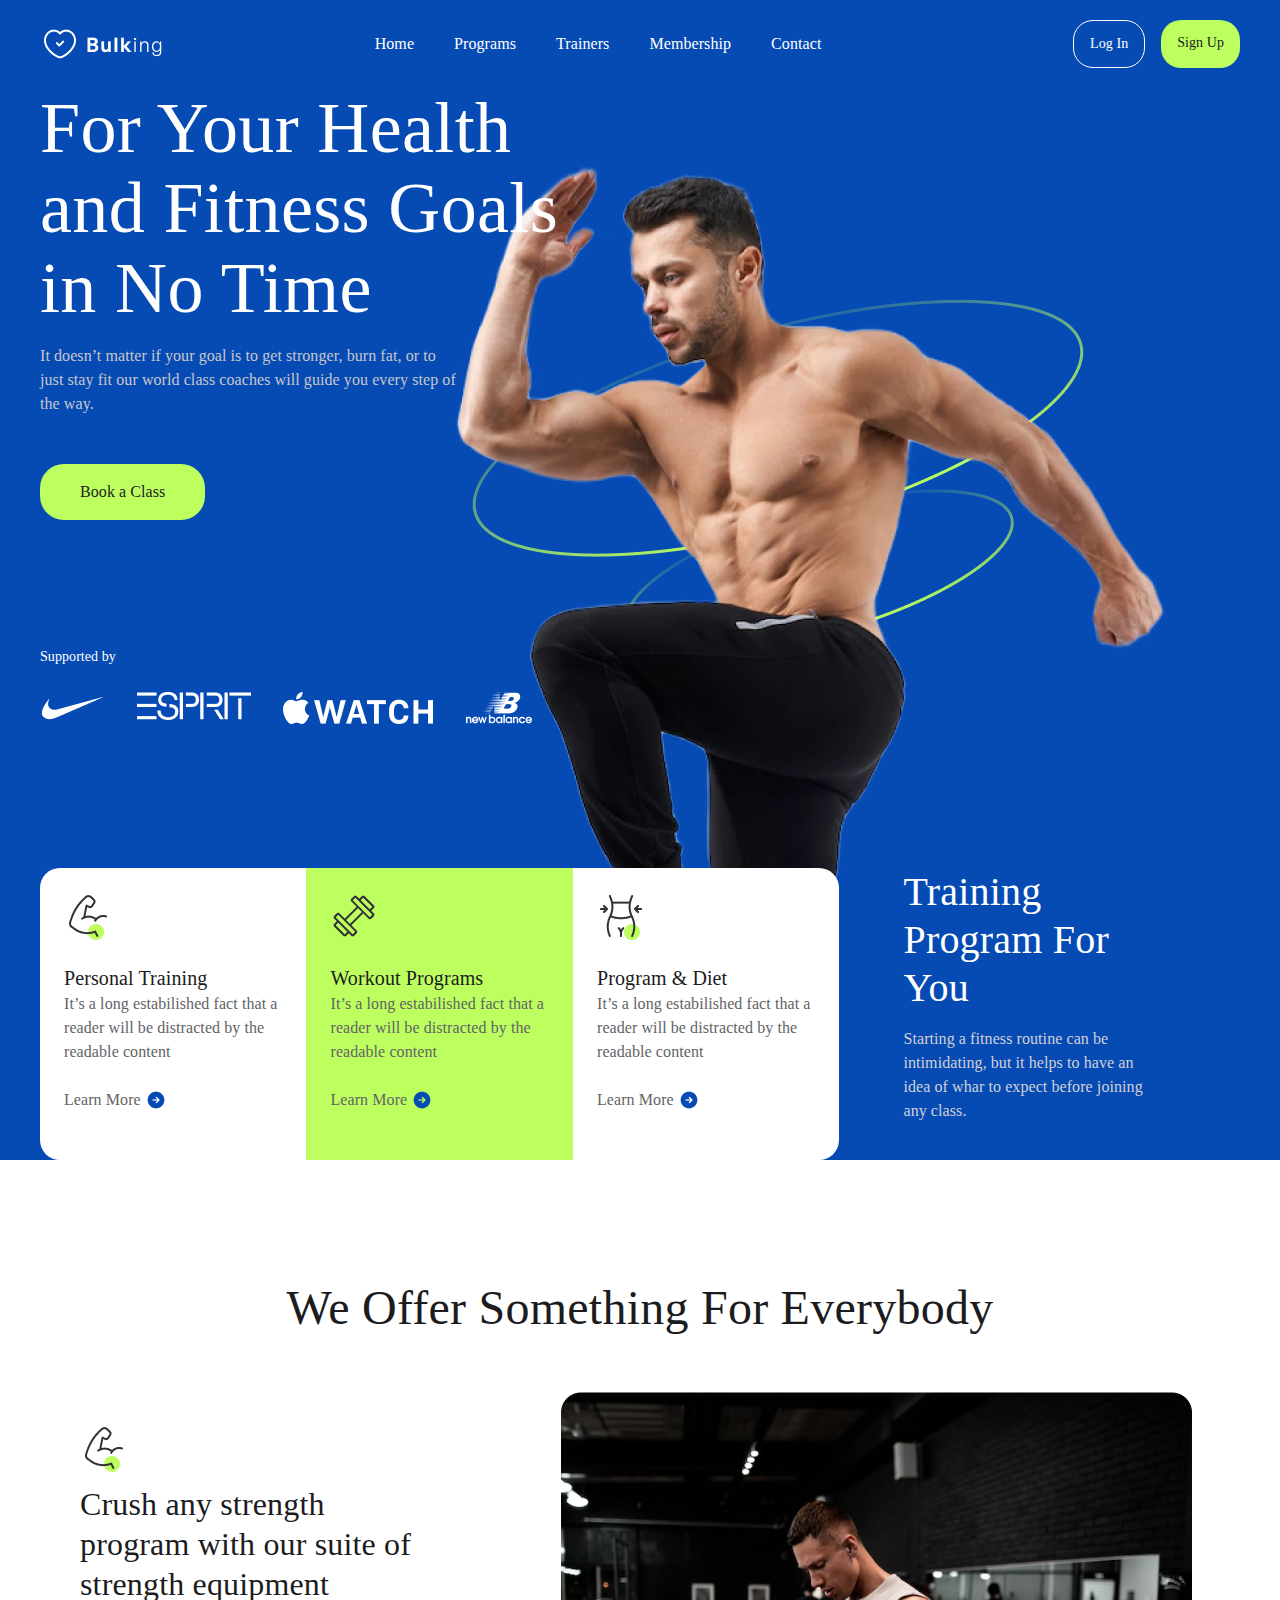
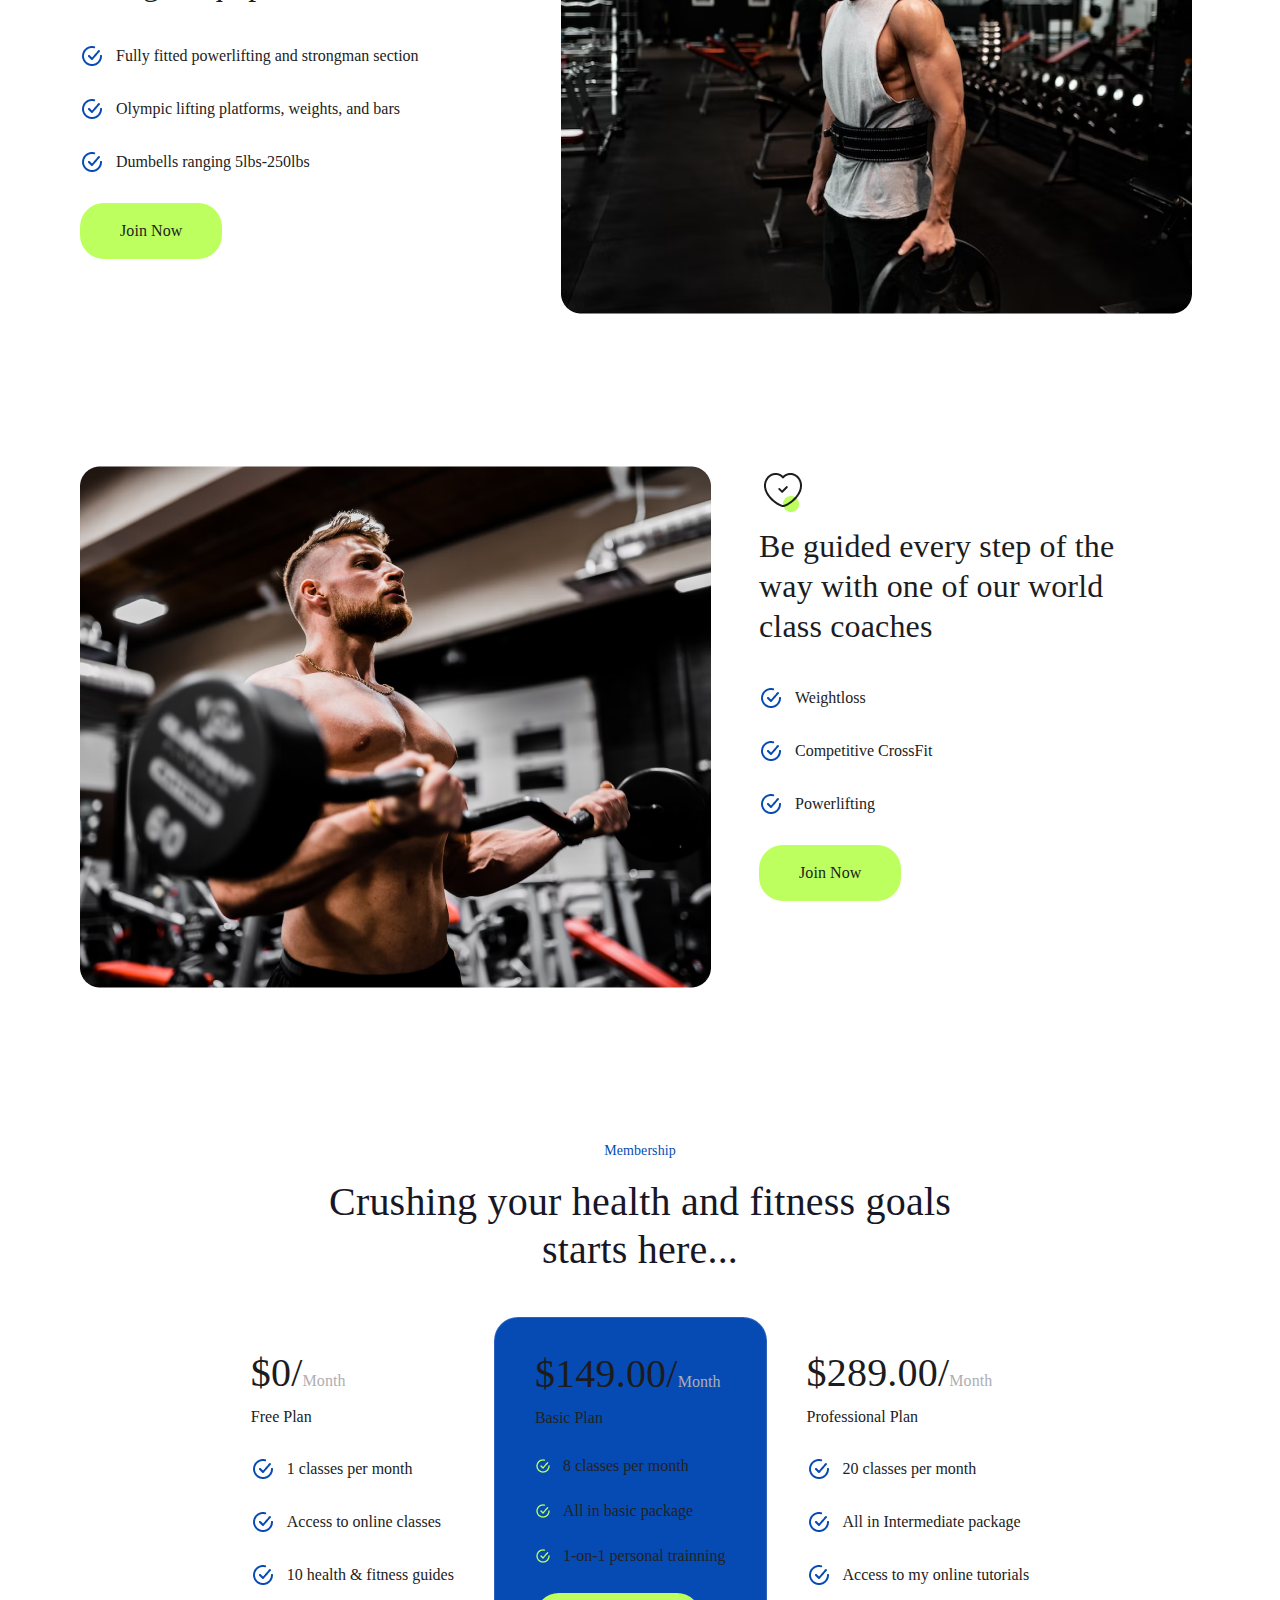
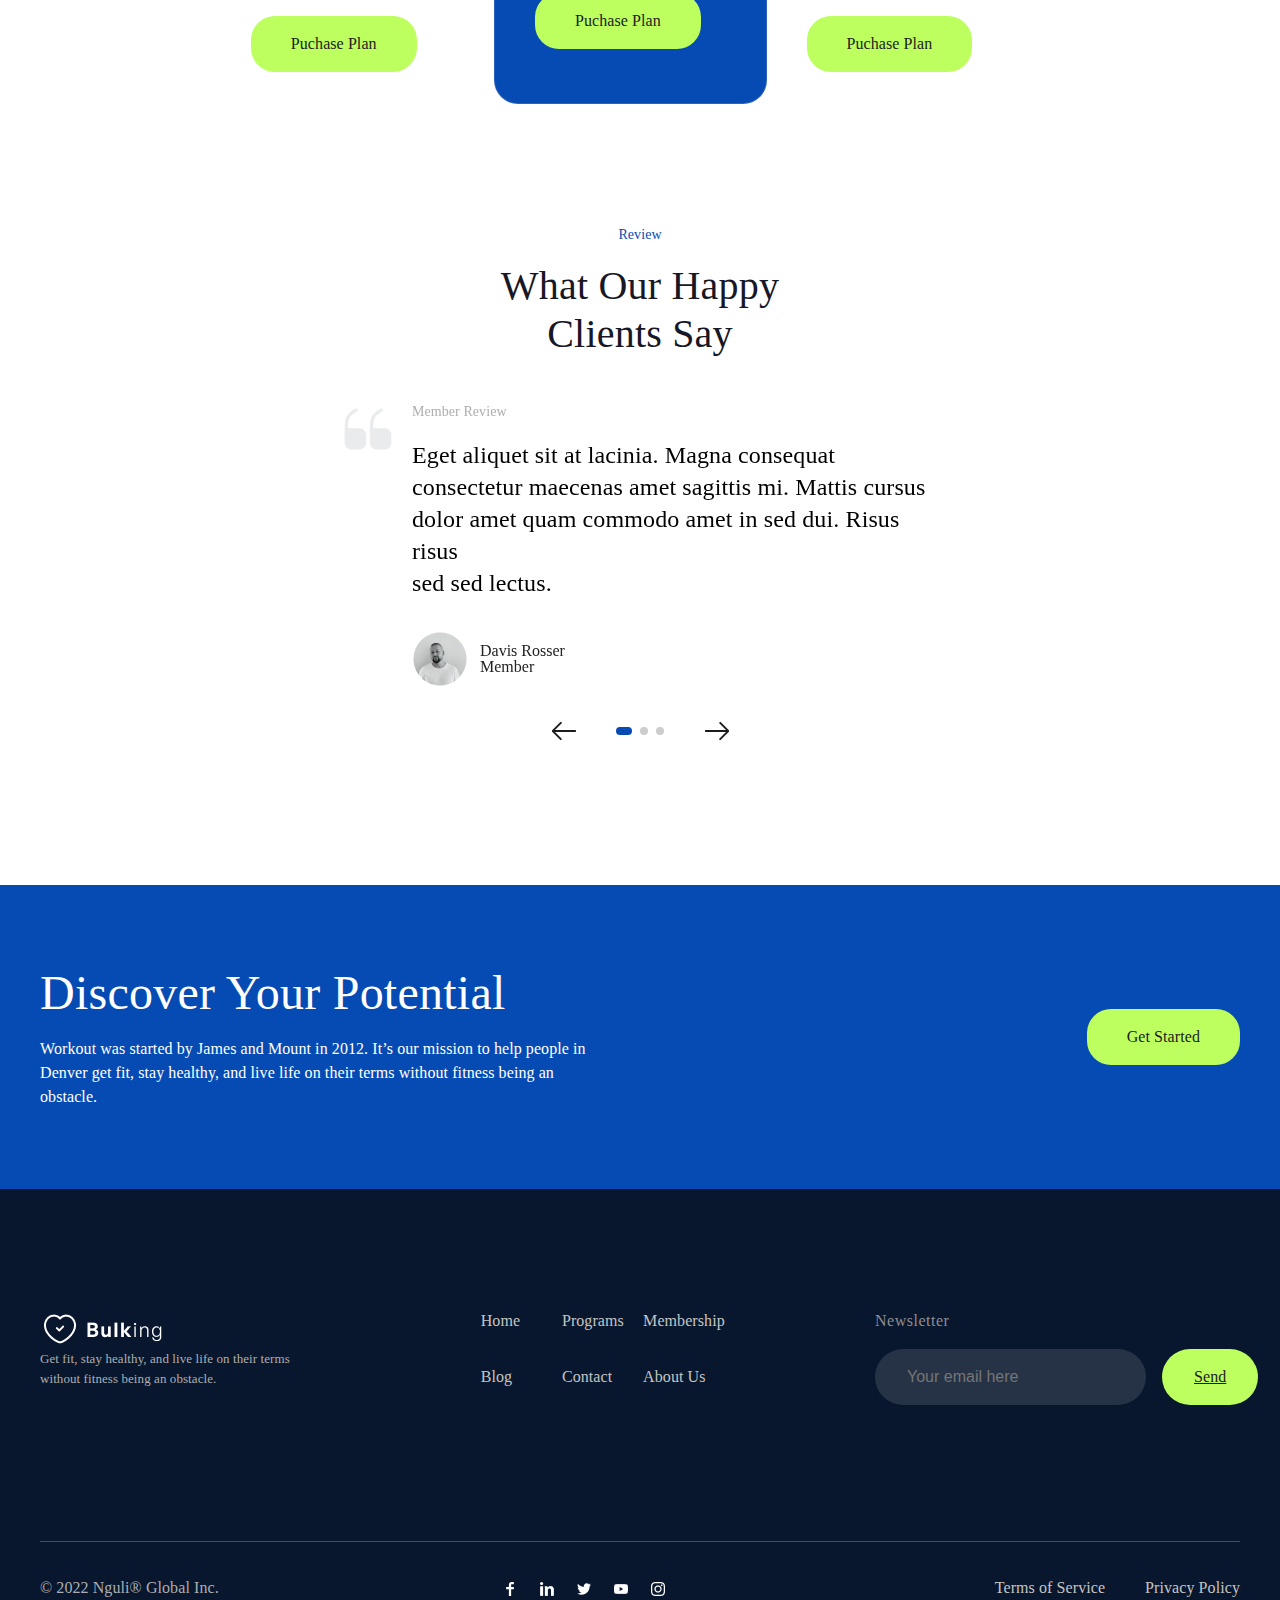
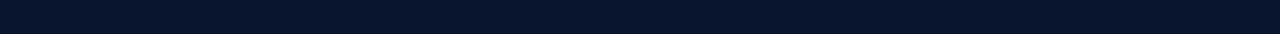
<file: index.html>
<!DOCTYPE html>
<html lang="en">
<head>
    <meta charset="UTF-8">
    <meta name="viewport" content="width=device-width, initial-scale=1.0">
    <title>Document</title>
    <link rel="stylesheet" href="css/style.css">
    <link
       rel="stylesheet"
       href="https://cdn.jsdelivr.net/npm/swiper@10/swiper-bundle.min.css"
     />

</head>
<body>
<div class="header">
    <div class="header__top">
        <div class="container">
            <div class="header__top-inner">
                <div class="header__logo">
                    <a href="/"><img src="images/Logo.png"></a>
                </div>
                <div class="header__menu">

                    <ul>
                        <li><a href="#">Home</a>
                           </li>
                        <li><a href="#">Programs</a></li>
                        <li><a href="#">Trainers</a></li>
                        <li><a href="#">Membership</a></li>
                        <li><a href="#">Contact</a></li>

                    </ul>

                </div>
                <div class="header__button">
                    <a href="#">Log In</a>
                    <a href="#">Sign Up</a>
                </div>
            </div>
        </div>
    </div>
    <div class="header__main">
     <div class="container">
      <div class="header__info-left">
        <div class="header__image">
            <img src="images/man.png">
            <div class="man-info">
                <img src="images/meninfobic.png">
                <span>Muscle Rate</span>
                <p>2.861</p>
            </div>
            <div>
                <img src="images/health.png">
                <span>Heart Rate</span>
                <p>9281 bpm</p>
            </div>
           
        </div>
        <div class="header__info">
            <h1>For Your Health<br>
                 and Fitness Goals<br>
                  in No Time</h1>
                  <p>It doesn’t matter if your goal is to get stronger, burn fat, or to <br>
                    just stay fit our world class coaches will guide you every step of<br>
                     the way.</p>
                     <a href="#">Book a Class</a>
                     
                     <ul>
                        <li>Supported by</li>
                     </ul>
                     
                     <ul>
                        <li><img src="images/nike-4 1.png"></li>
                        <li><img src="images/esprit-1 1.png"></li>
                        <li><img src="images/apple-watch 1.png"></li>
                        <li><img src="images/new-balance-2 1.png"></li>
                     </ul>
                    
        </div>
      </div>

      <div class="header-buttom">
        <div class="program__list">
            <div class="program__listone">
                <img src="images/fitness-biceps.png">
                <h3>Personal Training</h3>
                <p>It’s a long estabilished fact that a<br>
                     reader will be distracted by the<br>
                      readable content</p>
                      <div class="program_info">
                        <p>Learn More</p>
                        <img src="images/arrow-right.png">
                      </div>
            </div>

            <div class="program__listone">
                <img src="images/dumbbell.png">
                <h3>Workout Programs</h3>
                <p>It’s a long estabilished fact that a<br>
                     reader will be distracted by the<br>
                      readable content</p>
                      <div class="program_info">
                        <p>Learn More</p>
                        <img src="images/arrow-right.png">
                      </div>
            </div>

            <div class="program__listone">
                <img src="images/slim-waist.png">
                <h3>Program & Diet</h3>
                <p>It’s a long estabilished fact that a<br>
                     reader will be distracted by the<br>
                      readable content</p>
                      <div class="program_info">
                        <p>Learn More</p>
                        <img src="images/arrow-right.png">
                      </div>
            </div>
         </div>

          <div class="header-buttom__info">
           <h2>Training<br> Program For<br> You</h2>
           <p>Starting a fitness routine can be<br>
             intimidating, but it helps to have an<br>
              idea of whar to expect before joining<br>
             any class.</p>
        </div>
      </div>
        <div class="header__image"></div>
     </div>
    </div>
</div>


<div class="offers_blog">
    <div class="container">
        <div class="offers-header">
            <h2>We offer something for everybody</h2>
        </div>
        <div class="offers_one"> 
            <div class="offers_main">
                <div class="offers_info">
                    <img src="images/fitness-biceps.png">
                   <h4>Crush any strength<br>
                     program with our suite of<br>
                      strength equipment
                    </h4>
                    <ul>
                        <li>
                            <img src="images/checkmark-circle-outline 1.png">
                            <p>Fully fitted powerlifting and strongman section</p>
                        </li>
                        <li>
                            <img src="images/checkmark-circle-outline 1.png">
                            <p>Olympic lifting platforms, weights, and bars</p>
                        </li>
                        <li>
                            <img src="images/checkmark-circle-outline 1.png">
                            <p>Dumbells ranging 5lbs-250lbs</p>
                        </li>
                    </ul>
                   <div class="offer_button"> <a href="#">Join Now</a></div>
                </div>
            </div>
            <div class="offers_img">
                <img src="images/offers1.png">
            </div>
        </div>

        <div class="offers_one"> 
            <div class="offers_main">
                <div class="offers_img">
                    <img src="images/offers2.png">
                </div>
                <div class="offers_info">
                    <img src="images/heart-checkmark.png">
                   <h4>
                    Be guided every step of the<br>
                     way with one of our world<br>
                      class coaches
                    </h4>
                    <ul>
                        <li>
                            <img src="images/checkmark-circle-outline 1.png">
                            <p>Weightloss</p>
                        </li>
                        <li>
                            <img src="images/checkmark-circle-outline 1.png">
                            <p>Competitive CrossFit</p>
                        </li>
                        <li>
                            <img src="images/checkmark-circle-outline 1.png">
                            <p>Powerlifting</p>
                        </li>
                    </ul>
                   <div class="offer_button"> <a href="#">Join Now</a></div>
                </div>
            </div>
           
        </div>
    </div>
</div>

<div class="membors_blog">
    <div class="container">
        <div class="memborship">
            <a href="#">Membership</a>
            <h2>Crushing your health and fitness goals<br>
                starts here...</h2>
        </div>
       
       <div class="price_blog">

     
        <div class="offers_one"> 
            <div class="offers_main">
              
                <div class="offers_info">
                   <h5>$0/<span>Month</span></h5>
                  <h6>Free Plan</h6>
                    <ul>
                        <li>
                            <img src="images/checkmark-circle-outline 1.png">
                            <p>1 classes per month</p>
                        </li>
                        <li>
                            <img src="images/checkmark-circle-outline 1.png">
                            <p>Access to online classes</p>
                        </li>
                        <li>
                            <img src="images/checkmark-circle-outline 1.png">
                            <p>10 health & fitness guides</p>
                        </li>
                    </ul>
                   <div class="offer_button"> <a href="#">Puchase Plan</a></div>
                </div>
            </div>
           
        </div>

        <div class="offers_one"> 
            <div class="offers_main">
              
                <div class="offers_info">
                   <h5>$149.00/<span>Month</span></h5>
                  <h6>Basic Plan</h6>
                    <ul>
                        <li>
                            <img src="images/checkmark-circle-outline 1 (1).png">
                            <p>8 classes per month</p>
                        </li>
                        <li>
                            <img src="images/checkmark-circle-outline 1 (1).png">
                            <p>All in basic package</p>
                        </li>
                        <li>
                            <img src="images/checkmark-circle-outline 1 (1).png">
                            <p>1-on-1 personal trainning</p>
                        </li>
                    </ul>
                   <div class="offer_button"> <a href="#">Puchase Plan</a></div>
                </div>
            </div>
           
        </div>

        <div class="offers_one"> 
            <div class="offers_main">
              
                <div class="offers_info">
                   <h5>$289.00/<span>Month</span></h5>
                  <h6>Professional Plan</h6>
                    <ul>
                        <li>
                            <img src="images/checkmark-circle-outline 1.png">
                            <p>20 classes per month</p>
                        </li>
                        <li>
                            <img src="images/checkmark-circle-outline 1.png">
                            <p>All in Intermediate package</p>
                        </li>
                        <li>
                            <img src="images/checkmark-circle-outline 1.png">
                            <p>Access to my online tutorials</p>
                        </li>
                    </ul>
                   <div class="offer_button"> <a href="#">Puchase Plan</a></div>
                </div>
            </div>
           
        </div>
        
       </div>
    </div>
</div>


  <div class="review">
    <div class="container">
        <div class="memborship">
            <a href="#">Review</a>
            <h2>
                What Our Happy <br>
                Clients Say
            </h2>
        </div>



   



        <div class="swiper">
            <!-- Additional required wrapper -->
            <div class="swiper-wrapper">
              <!-- Slides -->
              <div class="swiper-slide">
                <div class="review_info">
                    <div class="review-img">
                       <img src="images/quote-up.png">
                    </div>
                    <div class="review-slide">
                      <h5>Member Review</h5>
                      <p>Eget aliquet sit at lacinia. Magna consequat<br>
                         consectetur maecenas amet sagittis mi. Mattis cursus<br>
                         dolor amet quam commodo amet in sed dui. Risus risus<br>
                          sed sed lectus. </p>
                          <div class="review_inner">
                            <img src="images/Ellipse 1 (1).png">
                            <ul>
                                <li>Davis Rosser</li>
                                <li> Member</li>
                            </ul>
                          </div>
                    </div>
                </div>

              </div>
              <div class="swiper-slide">
                <div class="review_info">
                    <div class="review-img">
                       <img src="images/quote-up.png">
                    </div>
                    <div class="review-slide">
                      <h5>Member Review</h5>
                      <p>Eget aliquet sit at lacinia. Magna consequat<br>
                         consectetur maecenas amet sagittis mi. Mattis cursus<br>
                         dolor amet quam commodo amet in sed dui. Risus risus<br>
                          sed sed lectus. </p>
                          <div class="review_inner">
                            <img src="images/Ellipse 1 (1).png">
                            <ul>
                                <li>Davis Rosser</li>
                                <li> Member</li>
                            </ul>
                          </div>
                    </div>
                </div>
              </div>
              <div class="swiper-slide">
                <div class="review_info">
                    <div class="review-img">
                       <img src="images/quote-up.png">
                    </div>
                    <div class="review-slide">
                      <h5>Member Review</h5>
                      <p>Eget aliquet sit at lacinia. Magna consequat<br>
                         consectetur maecenas amet sagittis mi. Mattis cursus<br>
                         dolor amet quam commodo amet in sed dui. Risus risus<br>
                          sed sed lectus. </p>
                          <div class="review_inner">
                            <img src="images/Ellipse 1 (1).png">
                            <ul>
                                <li>Davis Rosser</li>
                                <li> Member</li>
                            </ul>
                          </div>
                    </div>
                </div>
              </div>
              
            </div>
            <!-- If we need pagination -->
            
          
            <!-- If we need navigation buttons -->
           
          
           
          </div>
          <div id="slider2" class="slider2">
            <div class="swiper-button-prev"></div>
            <div class="swiper-pagination"></div>
            <div class="swiper-button-next"></div>
          </div>


    </div>

  </div>

  <div class="footer">
    <div class="container">
        <div class="footer_top">
            <div class="footer_left">
                <h3>Discover Your Potential</h3>
                <p>Workout was started by James and Mount in 2012. It’s our mission to help people in<br>
                     Denver get fit, stay healthy, and live life on their terms without fitness being
                      an<br> obstacle.</p>
            </div>
            <div class="footer_right">
                <a href="#">Get Started</a>
            </div>
        </div>
    </div>
  </div>
  <div class="footer_end">
    <div class="container">
        <div class="content">
                <div class="footer__logo">
                  <div class="footer__logo1">  <a href="/"><img src="images/Logo.png"></a></div>
                    <div class="footer__logo2"><span>Get fit, stay healthy, and live life on their terms<br>
                        without fitness being an obstacle.</span></div>
                </div>
                <div class="footer__menu">

                    <ul>
                        <li><a href="#">Home</a></li>
                        <li><a href="#">Programs</a></li>
                        <li><a href="#">Membership</a></li>
                        <li><a href="#">Blog</a></li>
                        <li><a href="#">Contact</a></li>
                        <li><a href="#">About Us</a></li>

                    </ul>

                </div>
                <div class="footer__button">
                    <div class="footer__button1">
                      <span>Newsletter</span>
                    </div>
                    <div class="footer__button2">
                     <input type="text" placeholder="Your email here">
                      <a href="#">Send</a>
                    </div>
                </div>
        
            
        </div>

        <div class="partners">
            <div class="part1">
                <p>© 2022 Nguli® Global Inc.</p>
            </div>
            <div class="part2">
                  
                   <div class="images"> <img src="images/svg.png"></div>
                   <div class="images"> <img src="images/svg (1).png"></div>
                   <div class="images"> <img src="images/svg (2).png"></div>
                   <div class="images"> <img src="images/svg (3).png"></div>
                   <div class="images"> <img src="images/svg (4).png"></div>
                 
                 
            </div>
            <div class="part3">
                <p>Terms of Service</p>
                <p>Privacy Policy</p>
            </div>
        </div>
    </div>
  </div>
        

  <script src="https://cdn.jsdelivr.net/npm/swiper@10/swiper-bundle.min.js"></script>
    <script src="js/script.js"></script>
</body>
</html>
</file>
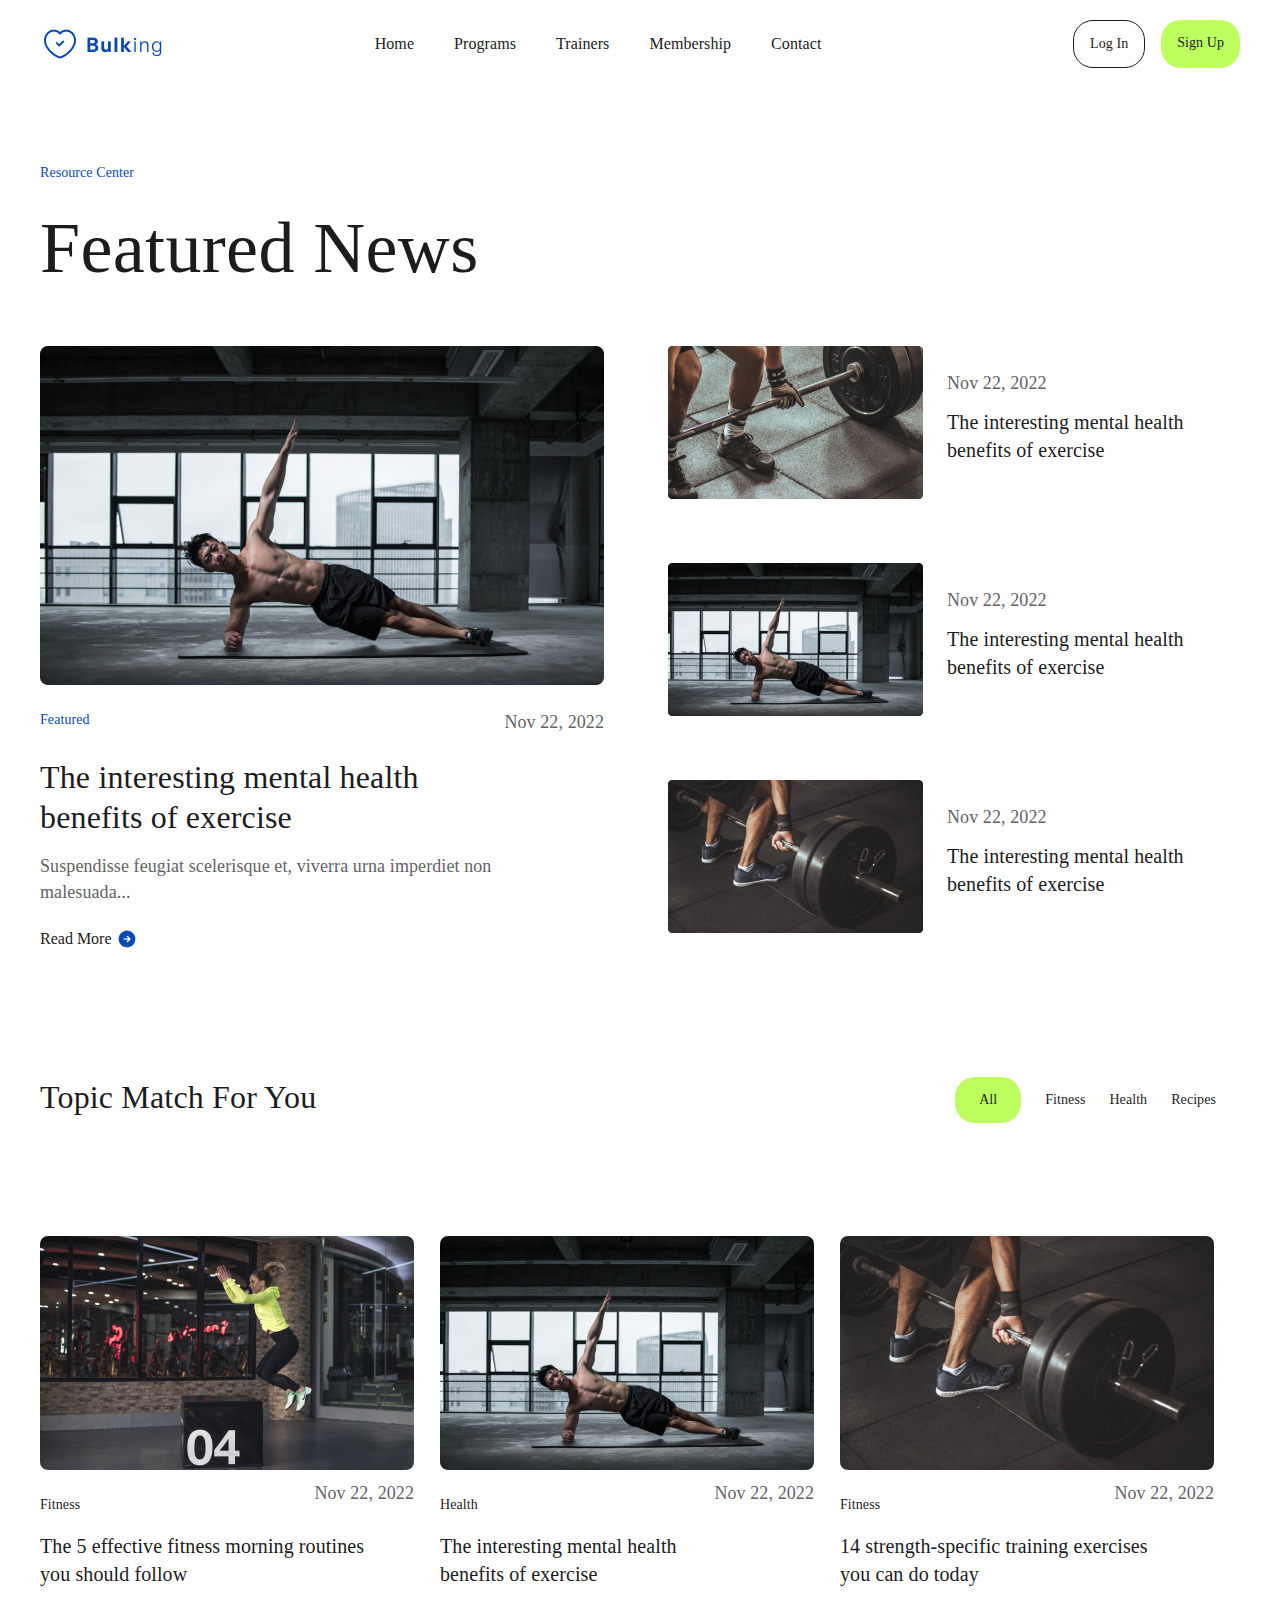
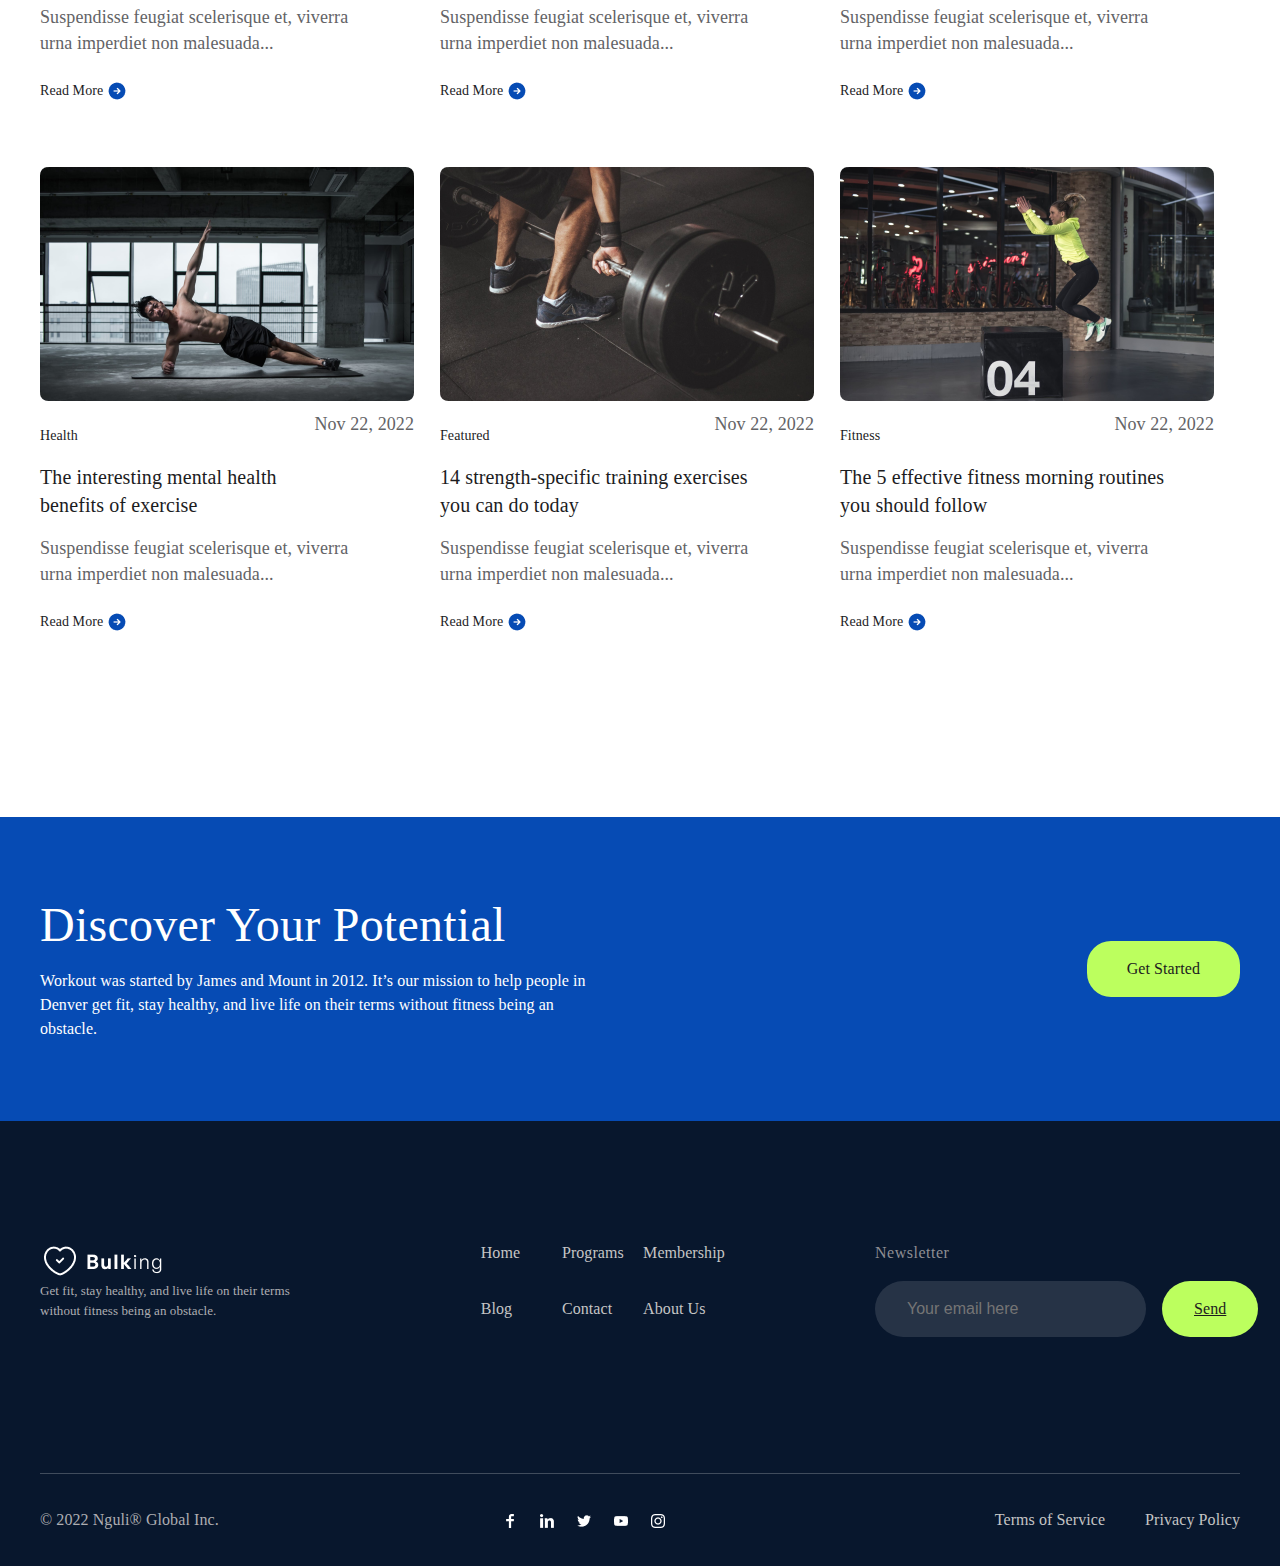
<file: blog.html>
<!DOCTYPE html>
<html lang="en">
<head>
    <meta charset="UTF-8">
    <meta name="viewport" content="width=device-width, initial-scale=1.0">
    <title>Document</title>
    <link rel="stylesheet" href="css/style.css">

</head>
<body>
<div class="header singl_header">
    <div class="header__top">
        <div class="container">
            <div class="header__top-inner">
                <div class="header__logo">
                    <a href="/"><img src="images/Logo (1).png"></a>
                </div>
                <div class="header__menu">

                    <ul>
                        <li><a href="#">Home</a>
                           </li>
                        <li><a href="#">Programs</a></li>
                        <li><a href="#">Trainers</a></li>
                        <li><a href="#">Membership</a></li>
                        <li><a href="#">Contact</a></li>

                    </ul>

                </div>
                <div class="header__button">
                    <a href="#">Log In</a>
                    <a href="#">Sign Up</a>
                </div>
            </div>
        </div>
    </div>

</div>
<div class="single_content">
    <div class="container">
        <div class="resource-f">
            <div class="resource">Resource Center</div>
            <div class="featur">Featured <span>News</span></div>
        </div>
        <div class="news-all">
            <div class="news-big">
                <img src="images/news1.png">
                <div class="featur_nov">
                    <p>Featured</p>
                    <span>Nov 22, 2022</span>
                </div>
                <div class="mental">The interesting mental health<br>
                     benefits of exercise
                </div>
                <div class="suspend">Suspendisse feugiat scelerisque et, viverra urna imperdiet non<br>
                     malesuada...
                </div>
                <div class="program_info">
                    <p>Read More</p>
                    <img src="images/arrow-right.png">
                  </div>
            </div>
            <div class="news-items">
                <div class="news_inner">
                    <div class="news_img">
                        <img src="images/news2.png">
                    </div>
                    <div class="news-info">
                        <p>Nov 22, 2022</p>
                        <span>The interesting mental health<br>
                             benefits of exercise
                            </span>

                    </div>
                </div>
                <div class="news_inner">
                    <div class="news_img">
                        <img src="images/news4.png">
                    </div>
                    <div class="news-info">
                        <p>Nov 22, 2022</p>
                        <span>The interesting mental health<br>
                             benefits of exercise
                            </span>

                    </div>
                </div>
                <div class="news_inner">
                    <div class="news_img">
                        <img src="images/news3.png">
                    </div>
                    <div class="news-info">
                        <p>Nov 22, 2022</p>
                        <span>The interesting mental health<br>
                             benefits of exercise
                            </span>
                    </div>
                </div>
            </div>
            </div>
        </div>
    </div>
</div>

<div class="topic">
    <div class="container">
        <div class="topic_info">
            <h3>Topic Match For You</h3>
            <ul>
                <li>All</li>
                <li>Fitness</li>
                <li>Health</li>
                <li>Recipes</li>
            </ul>
        </div>
        <div class="topic_main">


            <div class="news-big1">
                <img src="images/topic1.png">
                <div class="featur_nov1">
                    <p>Fitness</p>
                    <span>Nov 22, 2022</span>
                </div>
                <div class="topic5">
                    The 5 effective fitness morning routines<br> you should follow
                </div>
                <div class="suspend1">Suspendisse feugiat scelerisque et, viverra<br>
                     urna imperdiet non malesuada...
                </div>
                <div class="topic_infos">
                    <p>Read More</p>
                    <img src="images/arrow-right.png">
                  </div>
            </div>
            <div class="news-big1">
                <img src="images/topic2.png">
                <div class="featur_nov1">
                    <p>Health</p>
                    <span>Nov 22, 2022</span>
                </div>
                <div class="topic5">The interesting mental health<br>
                     benefits of exercise
                </div>
                <div class="suspend1">Suspendisse feugiat scelerisque et, viverra<br>
                     urna imperdiet non malesuada...
                </div>
                <div class="topic_infos">
                    <p>Read More</p>
                    <img src="images/arrow-right.png">
                  </div>
            </div>

            <div class="news-big1">
                <img src="images/topic3.png">
                <div class="featur_nov1">
                    <p>Fitness</p>
                    <span>Nov 22, 2022</span>
                </div>
                <div class="topic5">
                    14 strength-specific training exercises<br> you can do today
                </div>
                <div class="suspend1">Suspendisse feugiat scelerisque et, viverra<br>
                     urna imperdiet non malesuada...
                </div>
                <div class="topic_infos">
                    <p>Read More</p>
                    <img src="images/arrow-right.png">
                  </div>
            </div>
            <div class="news-big1">
                <img src="images/topic2.png">
                <div class="featur_nov1">
                    <p>Health</p>
                    <span>Nov 22, 2022</span>
                </div>
                <div class="topic5">The interesting mental health<br>
                     benefits of exercise
                </div>
                <div class="suspend1">Suspendisse feugiat scelerisque et, viverra<br>
                     urna imperdiet non malesuada...
                </div>
                <div class="topic_infos">
                    <p>Read More</p>
                    <img src="images/arrow-right.png">
                  </div>
            </div>
            <div class="news-big1">
                <img src="images/topic3.png">
                <div class="featur_nov1">
                    <p>Featured</p>
                    <span>Nov 22, 2022</span>
                </div>
                <div class="topic5">
                    14 strength-specific training exercises<br> you can do today
                </div>
                <div class="suspend1">Suspendisse feugiat scelerisque et, viverra<br>
                     urna imperdiet non malesuada...
                </div>
                <div class="topic_infos">
                    <p>Read More</p>
                    <img src="images/arrow-right.png">
                  </div>
            </div>
            <div class="news-big1">
                <img src="images/topic1.png">
                <div class="featur_nov1">
                    <p>Fitness</p>
                    <span>Nov 22, 2022</span>
                </div>
                <div class="topic5">
                    The 5 effective fitness morning routines<br> you should follow
                </div>
                <div class="suspend1">Suspendisse feugiat scelerisque et, viverra<br>
                     urna imperdiet non malesuada...
                </div>
                <div class="topic_infos">
                    <p>Read More</p>
                    <img src="images/arrow-right.png">
                  </div>
            </div>


        </div>
    </div>
</div>



<div class="footer">
    <div class="container">
        <div class="footer_top">
            <div class="footer_left">
                <h3>Discover Your Potential</h3>
                <p>Workout was started by James and Mount in 2012. It’s our mission to help people in<br>
                     Denver get fit, stay healthy, and live life on their terms without fitness being
                      an<br> obstacle.</p>
            </div>
            <div class="footer_right">
                <a href="#">Get Started</a>
            </div>
        </div>
    </div>
  </div>



  <div class="footer_end">
    <div class="container">
        <div class="content">
                <div class="footer__logo">
                  <div class="footer__logo1">  <a href="/"><img src="images/Logo.png"></a></div>
                    <div class="footer__logo2"><span>Get fit, stay healthy, and live life on their terms<br>
                        without fitness being an obstacle.</span></div>
                </div>
                <div class="footer__menu">
                    <ul>
                        <li><a href="#">Home</a></li>
                        <li><a href="#">Programs</a></li>
                        <li><a href="#">Membership</a></li>
                        <li><a href="#">Blog</a></li>
                        <li><a href="#">Contact</a></li>
                        <li><a href="#">About Us</a></li>
                    </ul>

                </div>
                <div class="footer__button">
                    <div class="footer__button1">
                      <span>Newsletter</span>
                    </div>
                    <div class="footer__button2">
                     <input type="text" placeholder="Your email here">
                      <a href="#">Send</a>
                    </div>
                </div>
        
            
        </div>

        <div class="partners">
            <div class="part1">
                <p>© 2022 Nguli® Global Inc.</p>
            </div>
            <div class="part2">
                  
                   <div class="images"> <img src="images/svg.png"></div>
                   <div class="images"> <img src="images/svg (1).png"></div>
                   <div class="images"> <img src="images/svg (2).png"></div>
                   <div class="images"> <img src="images/svg (3).png"></div>
                   <div class="images"> <img src="images/svg (4).png"></div>
                 
                 
            </div>
            <div class="part3">
                <p>Terms of Service</p>
                <p>Privacy Policy</p>
            </div>
        </div>
    </div>
  </div>


    

        

     
    <script src="js/script.js"></script>
</body>
</html>
</file>
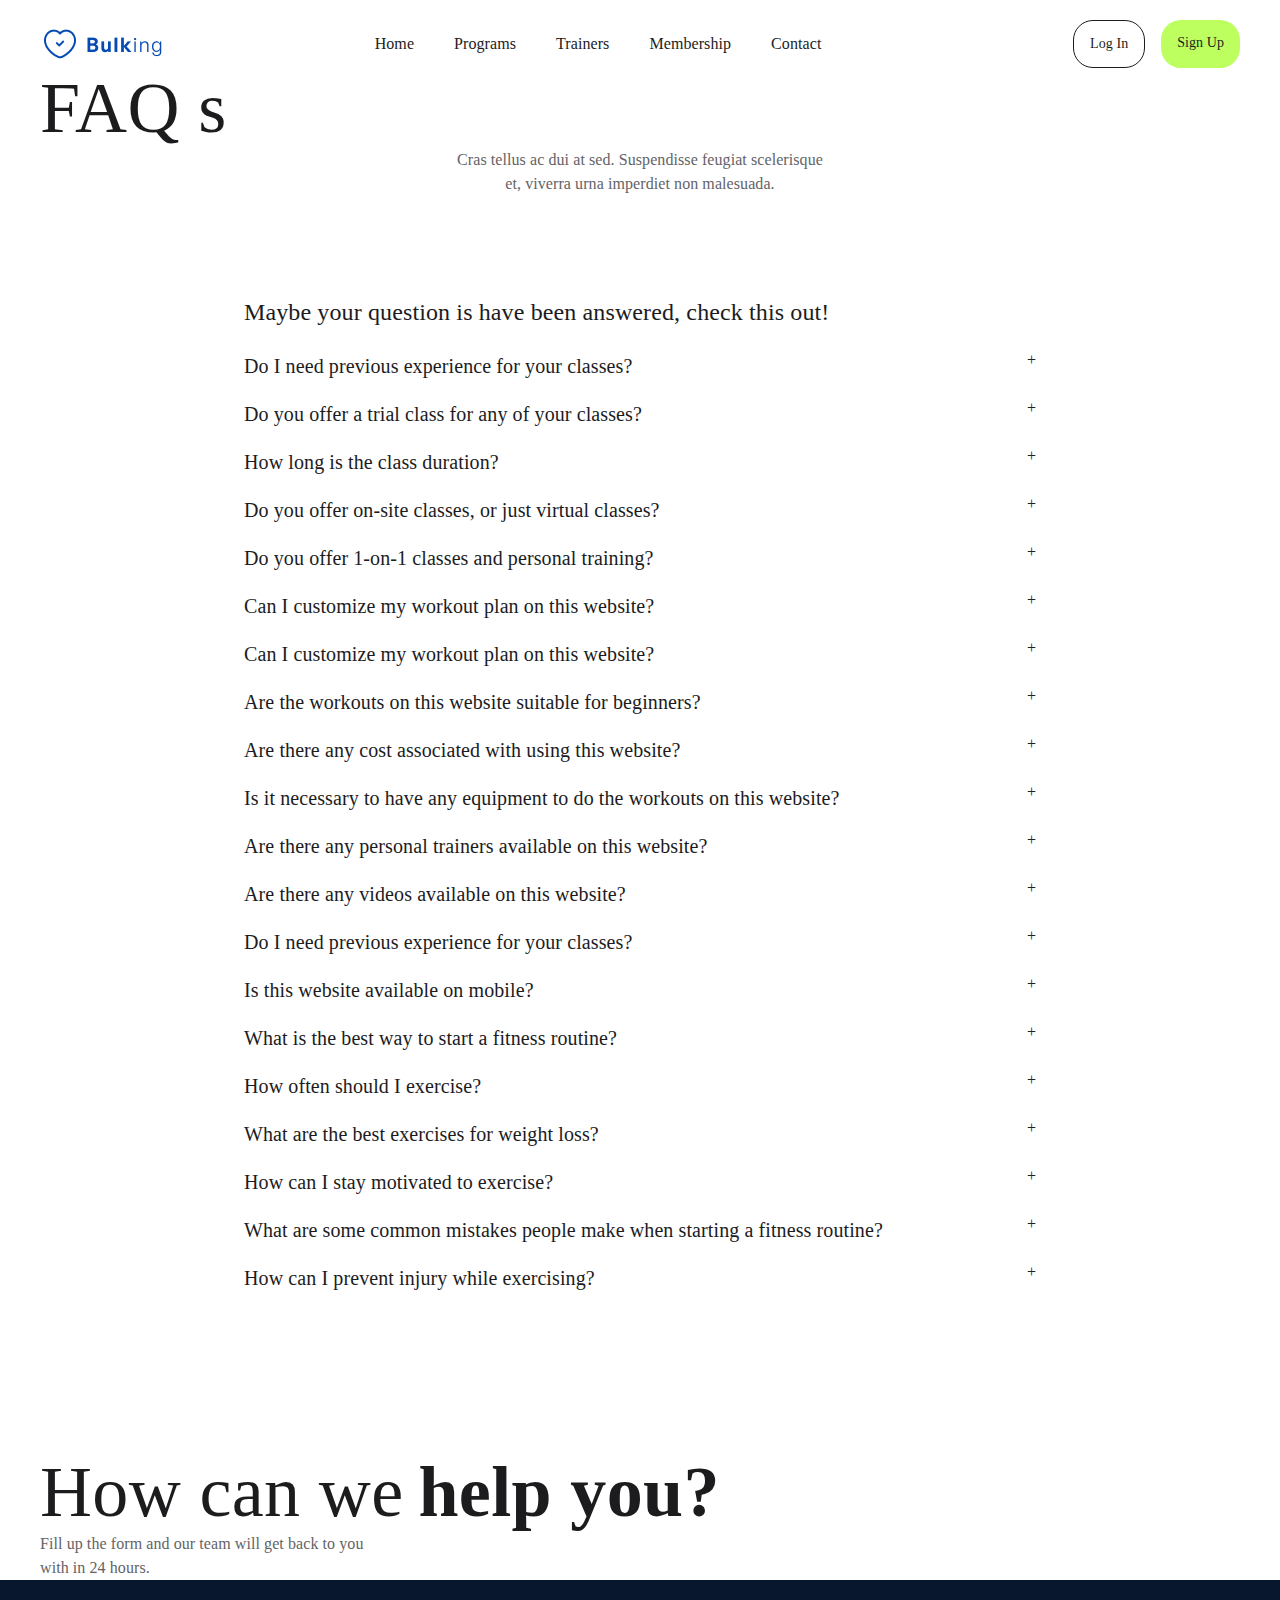
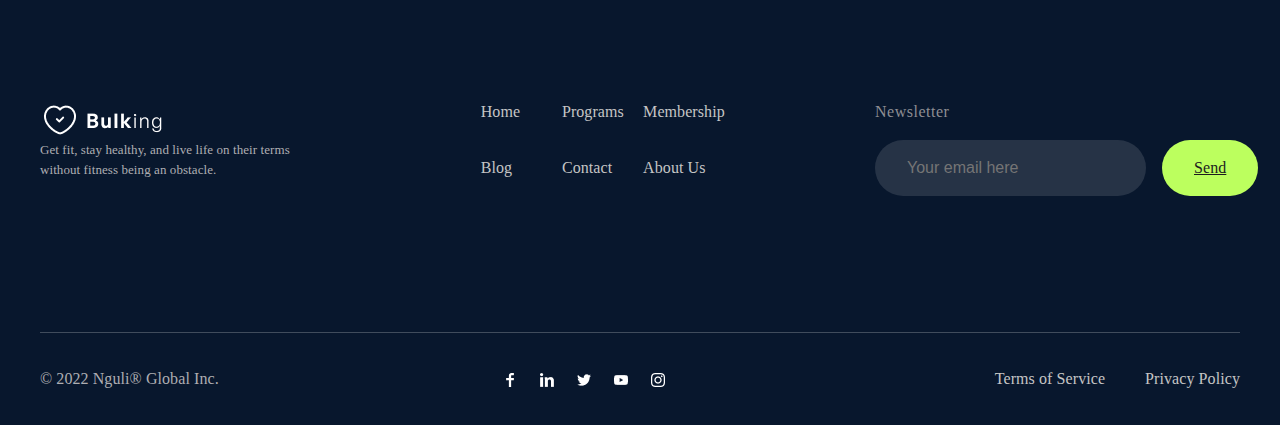
<file: faqs.html>
<!DOCTYPE html>
<html lang="en">
<head>
    <meta charset="UTF-8">
    <meta name="viewport" content="width=device-width, initial-scale=1.0">
    <title>Document</title>
    <link rel="stylesheet" href="css/style.css">

</head>
<body>
<div class="header singl_header">
    <div class="header__top">
        <div class="container">
            <div class="header__top-inner">
                <div class="header__logo">
                    <a href="/"><img src="images/Logo (1).png"></a>
                </div>
                <div class="header__menu">

                    <ul>
                        <li><a href="#">Home</a>
                           </li>
                        <li><a href="#">Programs</a></li>
                        <li><a href="#">Trainers</a></li>
                        <li><a href="#">Membership</a></li>
                        <li><a href="#">Contact</a></li>

                    </ul>

                </div>
                <div class="header__button">
                    <a href="#">Log In</a>
                    <a href="#">Sign Up</a>
                </div>
            </div>

    <div class="faq_top">
        <h1>FAQ <span>s</span></h1>
        <p>
            Cras tellus ac dui at sed. Suspendisse feugiat scelerisque<br>
             et, viverra urna imperdiet non malesuada.
        </p>
    </div>        

    <div class="faq_container ">
        <div class="faq_inner">
            <h2>
                Maybe your question is have been answered, check this out!
            </h2>
        </div>
        <div class="faq_item">
            
          <div class="question">
               <div>
                 Do I need previous experience for your classes?
                </div>
                <div>+</div>
          </div>
           <div class="answer">
             Convallis quis sem nulla ipsum sed enim quam ultricies vivamus. Dictum vehicula amet tristique imperdiet<br>
             . Aliquam nullam quis aenean arcu blandit non sit amet dui. 
            </div>
         </div>
         <div class="faq_item">
            
            <div class="question">
                 <div>
                    Do you offer a trial class for any of your classes?
                  </div>
                  <div>+</div>
            </div>
             <div class="answer">
               Convallis quis sem nulla ipsum sed enim quam ultricies vivamus. Dictum vehicula amet tristique imperdiet<br>
               . Aliquam nullam quis aenean arcu blandit non sit amet dui. 
              </div>
           </div>
           <div class="faq_item">
            
            <div class="question">
                 <div>
                    How long is the class duration?
                  </div>
                  <div>+</div>
            </div>
             <div class="answer">
               Convallis quis sem nulla ipsum sed enim quam ultricies vivamus. Dictum vehicula amet tristique imperdiet<br>
               . Aliquam nullam quis aenean arcu blandit non sit amet dui. 
              </div>
           </div>
           <div class="faq_item">
            
            <div class="question">
                 <div>
                    Do you offer on-site classes, or just virtual classes?
                  </div>
                  <div>+</div>
            </div>
             <div class="answer">
               Convallis quis sem nulla ipsum sed enim quam ultricies vivamus. Dictum vehicula amet tristique imperdiet<br>
               . Aliquam nullam quis aenean arcu blandit non sit amet dui. 
              </div>
           </div>
           <div class="faq_item">
            
            <div class="question">
                 <div>
                    Do you offer 1-on-1 classes and personal training?
                  </div>
                  <div>+</div>
            </div>
             <div class="answer">
               Convallis quis sem nulla ipsum sed enim quam ultricies vivamus. Dictum vehicula amet tristique imperdiet<br>
               . Aliquam nullam quis aenean arcu blandit non sit amet dui. 
              </div>
           </div>
           <div class="faq_item">
            
            <div class="question">
                 <div>
                    Can I customize my workout plan on this website?
                  </div>
                  <div>+</div>
            </div>
             <div class="answer">
               Convallis quis sem nulla ipsum sed enim quam ultricies vivamus. Dictum vehicula amet tristique imperdiet<br>
               . Aliquam nullam quis aenean arcu blandit non sit amet dui. 
              </div>
           </div>
           <div class="faq_item">
            
            <div class="question">
                 <div>
                    Can I customize my workout plan on this website?
                  </div>
                  <div>+</div>
            </div>
             <div class="answer">
               Convallis quis sem nulla ipsum sed enim quam ultricies vivamus. Dictum vehicula amet tristique imperdiet<br>
               . Aliquam nullam quis aenean arcu blandit non sit amet dui. 
              </div>
           </div>
           <div class="faq_item">
            
            <div class="question">
                 <div>
                    Are the workouts on this website suitable for beginners?
                  </div>
                  <div>+</div>
            </div>
             <div class="answer">
               Convallis quis sem nulla ipsum sed enim quam ultricies vivamus. Dictum vehicula amet tristique imperdiet<br>
               . Aliquam nullam quis aenean arcu blandit non sit amet dui. 
              </div>
           </div>
           <div class="faq_item">
            
            <div class="question">
                 <div>
                    Are there any cost associated with using this website?
                  </div>
                  <div>+</div>
            </div>
             <div class="answer">
               Convallis quis sem nulla ipsum sed enim quam ultricies vivamus. Dictum vehicula amet tristique imperdiet<br>
               . Aliquam nullam quis aenean arcu blandit non sit amet dui. 
              </div>
           </div>
           <div class="faq_item">
            
            <div class="question">
                 <div>
                    Is it necessary to have any equipment to do the workouts on this website?
                  </div>
                  <div>+</div>
            </div>
             <div class="answer">
               Convallis quis sem nulla ipsum sed enim quam ultricies vivamus. Dictum vehicula amet tristique imperdiet<br>
               . Aliquam nullam quis aenean arcu blandit non sit amet dui. 
              </div>
           </div>
           <div class="faq_item">
            
            <div class="question">
                 <div>
                    Are there any personal trainers available on this website?
                  </div>
                  <div>+</div>
            </div>
             <div class="answer">
               Convallis quis sem nulla ipsum sed enim quam ultricies vivamus. Dictum vehicula amet tristique imperdiet<br>
               . Aliquam nullam quis aenean arcu blandit non sit amet dui. 
              </div>
           </div>
           <div class="faq_item">
            
            <div class="question">
                 <div>
                    Are there any videos available on this website?
                  </div>
                  <div>+</div>
            </div>
             <div class="answer">
               Convallis quis sem nulla ipsum sed enim quam ultricies vivamus. Dictum vehicula amet tristique imperdiet<br>
               . Aliquam nullam quis aenean arcu blandit non sit amet dui. 
              </div>
           </div>
           <div class="faq_item">
            
            <div class="question">
                 <div>
                   Do I need previous experience for your classes?
                  </div>
                  <div>+</div>
            </div>
             <div class="answer">
               Convallis quis sem nulla ipsum sed enim quam ultricies vivamus. Dictum vehicula amet tristique imperdiet<br>
               . Aliquam nullam quis aenean arcu blandit non sit amet dui. 
              </div>
           </div>
           <div class="faq_item">
            
            <div class="question">
                 <div>
                    Is this website available on mobile?
                  </div>
                  <div>+</div>
            </div>
             <div class="answer">
               Convallis quis sem nulla ipsum sed enim quam ultricies vivamus. Dictum vehicula amet tristique imperdiet<br>
               . Aliquam nullam quis aenean arcu blandit non sit amet dui. 
              </div>
           </div>
           <div class="faq_item">
            
            <div class="question">
                 <div>
                    What is the best way to start a fitness routine?
                  </div>
                  <div>+</div>
            </div>
             <div class="answer">
               Convallis quis sem nulla ipsum sed enim quam ultricies vivamus. Dictum vehicula amet tristique imperdiet<br>
               . Aliquam nullam quis aenean arcu blandit non sit amet dui. 
              </div>
           </div>
           <div class="faq_item">
            
            <div class="question">
                 <div>
                    How often should I exercise?
                  </div>
                  <div>+</div>
            </div>
             
            <div class="answer">
               Convallis quis sem nulla ipsum sed enim quam ultricies vivamus. Dictum vehicula amet tristique imperdiet<br>
               . Aliquam nullam quis aenean arcu blandit non sit amet dui. 
              </div>
           </div>
    

           <div class="faq_item">
            
            <div class="question">
                 <div>
                    What are the best exercises for weight loss?
                  </div>
                  <div>+</div>
            </div>
             <div class="answer">
               Convallis quis sem nulla ipsum sed enim quam ultricies vivamus. Dictum vehicula amet tristique imperdiet<br>
               . Aliquam nullam quis aenean arcu blandit non sit amet dui. 
              </div>
           </div>
           <div class="faq_item">
            
            <div class="question">
                 <div>
                    How can I stay motivated to exercise?
                  </div>
                  <div>+</div>
            </div>
             <div class="answer">
               Convallis quis sem nulla ipsum sed enim quam ultricies vivamus. Dictum vehicula amet tristique imperdiet<br>
               . Aliquam nullam quis aenean arcu blandit non sit amet dui. 
              </div>
           </div>
           <div class="faq_item">
            
            <div class="question">
                 <div>
                    What are some common mistakes people make when starting a fitness routine?
                  </div>
                  <div>+</div>
            </div>
             <div class="answer">
               Convallis quis sem nulla ipsum sed enim quam ultricies vivamus. Dictum vehicula amet tristique imperdiet<br>
               . Aliquam nullam quis aenean arcu blandit non sit amet dui. 
              </div>
           </div>
           <div class="faq_item">
            
            <div class="question">
                 <div>
                    How can I prevent injury while exercising?
                  </div>
                  <div>+</div>
            </div>
             <div class="answer">
               Convallis quis sem nulla ipsum sed enim quam ultricies vivamus. Dictum vehicula amet tristique imperdiet<br>
               . Aliquam nullam quis aenean arcu blandit non sit amet dui. 
              </div>
           </div>



     
    </div>
        </div>
    </div>

</div>
 
<div class="help">
    <div class="container">
        <div class="help_inner">
            <div class="help_innertop">
                <div>How can we</div>
                <div>help you?</div>
            </div>
          
           <span>Fill up the form and our team will get back to you<br>
             with in 24 hours.</span>
        </div>
    </div>

</div>


<div class="footer_end">
    <div class="container">
        <div class="content">
                <div class="footer__logo">
                  <div class="footer__logo1">  <a href="/"><img src="images/Logo.png"></a></div>
                    <div class="footer__logo2"><span>Get fit, stay healthy, and live life on their terms<br>
                        without fitness being an obstacle.</span></div>
                </div>
                <div class="footer__menu">
                    <ul>
                        <li><a href="#">Home</a></li>
                        <li><a href="#">Programs</a></li>
                        <li><a href="#">Membership</a></li>
                        <li><a href="#">Blog</a></li>
                        <li><a href="#">Contact</a></li>
                        <li><a href="#">About Us</a></li>
                    </ul>

                </div>
                <div class="footer__button">
                    <div class="footer__button1">
                      <span>Newsletter</span>
                    </div>
                    <div class="footer__button2">
                     <input type="text" placeholder="Your email here">
                      <a href="#">Send</a>
                    </div>
                </div>
        
            
        </div>

        <div class="partners">
            <div class="part1">
                <p>© 2022 Nguli® Global Inc.</p>
            </div>
            <div class="part2">
                  
                   <div class="images"> <img src="images/svg.png"></div>
                   <div class="images"> <img src="images/svg (1).png"></div>
                   <div class="images"> <img src="images/svg (2).png"></div>
                   <div class="images"> <img src="images/svg (3).png"></div>
                   <div class="images"> <img src="images/svg (4).png"></div>
                 
                 
            </div>
            <div class="part3">
                <p>Terms of Service</p>
                <p>Privacy Policy</p>
            </div>
        </div>
    </div>
  </div>



    

        

     
    <script src="js/faq.js"></script>
</body>
</html>
</file>
<file: css/style.css>
@import url('https://fonts.googleapis.com/css2?family=DM+Sans:opsz@9..40&display=swap');
  
body {
    font-family: 'DM Sans', sans-serif;
}

/* http://meyerweb.com/eric/tools/css/reset/
   v2.0-modified | 20110126
   License: none (public domain)
*/

html, body, div, span, applet, object, iframe,
h1, h2, h3, h4, h5, h6, p, blockquote, pre,
a, abbr, acronym, address, big, cite, code,
del, dfn, em, img, ins, kbd, q, s, samp,
small, strike, strong, sub, sup, tt, var,
b, u, i, center,
dl, dt, dd, ol, ul, li,
fieldset, form, label, legend,
table, caption, tbody, tfoot, thead, tr, th, td,
article, aside, canvas, details, embed,
figure, figcaption, footer, header, hgroup,
menu, nav, output, ruby, section, summary,
time, mark, audio, video {
  margin: 0;
	padding: 0;
	border: 0;
	font-size: 100%;
	font: inherit;
	vertical-align: baseline;
}

/* make sure to set some focus styles for accessibility */
:focus {
    outline: 0;
}

/* HTML5 display-role reset for older browsers */
article, aside, details, figcaption, figure,
footer, header, hgroup, menu, nav, section {
	display: block;
}

body {
	line-height: 1;
}

ol, ul {
	list-style: none;
}

blockquote, q {
	quotes: none;
}

blockquote:before, blockquote:after,
q:before, q:after {
	content: '';
	content: none;
}

table {
	border-collapse: collapse;
	border-spacing: 0;
}

input[type=search]::-webkit-search-cancel-button,
input[type=search]::-webkit-search-decoration,
input[type=search]::-webkit-search-results-button,
input[type=search]::-webkit-search-results-decoration {
    -webkit-appearance: none;
    -moz-appearance: none;
}

input[type=search] {
    -webkit-appearance: none;
    -moz-appearance: none;
    -webkit-box-sizing: content-box;
    -moz-box-sizing: content-box;
    box-sizing: content-box;
}

textarea {
    overflow: auto;
    vertical-align: top;
    resize: vertical;
}

/**
 * Correct `inline-block` display not defined in IE 6/7/8/9 and Firefox 3.
 */

audio,
canvas,
video {
    display: inline-block;
   
    max-width: 100%;
}

/**
 * Prevent modern browsers from displaying `audio` without controls.
 * Remove excess height in iOS 5 devices.
 */

audio:not([controls]) {
    display: none;
    height: 0;
}

/**
 * Address styling not present in IE 7/8/9, Firefox 3, and Safari 4.
 * Known issue: no IE 6 support.
 */

[hidden] {
    display: none;
}

/**
 * 1. Correct text resizing oddly in IE 6/7 when body `font-size` is set using
 *    `em` units.
 * 2. Prevent iOS text size adjust after orientation change, without disabling
 *    user zoom.
 */

html {
    font-size: 100%; /* 1 */
    -webkit-text-size-adjust: 100%; /* 2 */
    -ms-text-size-adjust: 100%; /* 2 */
}

/**
 * Address `outline` inconsistency between Chrome and other browsers.
 */

a:focus {
    outline: thin dotted;
}

/**
 * Improve readability when focused and also mouse hovered in all browsers.
 */

a:active,
a:hover {
    outline: 0;
}

/**
 * 1. Remove border when inside `a` element in IE 6/7/8/9 and Firefox 3.
 * 2. Improve image quality when scaled in IE 7.
 */

img {
    border: 0; /* 1 */
    -ms-interpolation-mode: bicubic; /* 2 */
}

/**
 * Address margin not present in IE 6/7/8/9, Safari 5, and Opera 11.
 */

figure {
    margin: 0;
}

/**
 * Correct margin displayed oddly in IE 6/7.
 */

form {
    margin: 0;
}

/**
 * Define consistent border, margin, and padding.
 */

fieldset {
    border: 1px solid #c0c0c0;
    margin: 0 2px;
    padding: 0.35em 0.625em 0.75em;
}

/**
 * 1. Correct color not being inherited in IE 6/7/8/9.
 * 2. Correct text not wrapping in Firefox 3.
 * 3. Correct alignment displayed oddly in IE 6/7.
 */

legend {
    border: 0; /* 1 */
    padding: 0;
    white-space: normal; /* 2 */
   
}

/**
 * 1. Correct font size not being inherited in all browsers.
 * 2. Address margins set differently in IE 6/7, Firefox 3+, Safari 5,
 *    and Chrome.
 * 3. Improve appearance and consistency in all browsers.
 */

button,
input,
select,
textarea {
    font-size: 100%; /* 1 */
    margin: 0; /* 2 */
    vertical-align: baseline; /* 3 */
    
}

/**
 * Address Firefox 3+ setting `line-height` on `input` using `!important` in
 * the UA stylesheet.
 */

button,
input {
    line-height: normal;
}

/**
 * Address inconsistent `text-transform` inheritance for `button` and `select`.
 * All other form control elements do not inherit `text-transform` values.
 * Correct `button` style inheritance in Chrome, Safari 5+, and IE 6+.
 * Correct `select` style inheritance in Firefox 4+ and Opera.
 */

button,
select {
    text-transform: none;
}

/**
 * 1. Avoid the WebKit bug in Android 4.0.* where (2) destroys native `audio`
 *    and `video` controls.
 * 2. Correct inability to style clickable `input` types in iOS.
 * 3. Improve usability and consistency of cursor style between image-type
 *    `input` and others.
 * 4. Remove inner spacing in IE 7 without affecting normal text inputs.
 *    Known issue: inner spacing remains in IE 6.
 */

button,
html input[type="button"], /* 1 */
input[type="reset"],
input[type="submit"] {
    -webkit-appearance: button; /* 2 */
    cursor: pointer; /* 3 */
  
}

/**
 * Re-set default cursor for disabled elements.
 */

button[disabled],
html input[disabled] {
    cursor: default;
}

/**
 * 1. Address box sizing set to content-box in IE 8/9.
 * 2. Remove excess padding in IE 8/9.
 * 3. Remove excess padding in IE 7.
 *    Known issue: excess padding remains in IE 6.
 */

input[type="checkbox"],
input[type="radio"] {
    box-sizing: border-box; /* 1 */
    padding: 0; /* 2 */
   
}

/**
 * 1. Address `appearance` set to `searchfield` in Safari 5 and Chrome.
 * 2. Address `box-sizing` set to `border-box` in Safari 5 and Chrome
 *    (include `-moz` to future-proof).
 */

input[type="search"] {
    -webkit-appearance: textfield; /* 1 */
    -moz-box-sizing: content-box;
    -webkit-box-sizing: content-box; /* 2 */
    box-sizing: content-box;
}

/**
 * Remove inner padding and search cancel button in Safari 5 and Chrome
 * on OS X.
 */

input[type="search"]::-webkit-search-cancel-button,
input[type="search"]::-webkit-search-decoration {
    -webkit-appearance: none;
}

/**
 * Remove inner padding and border in Firefox 3+.
 */

button::-moz-focus-inner,
input::-moz-focus-inner {
    border: 0;
    padding: 0;
}

/**
 * 1. Remove default vertical scrollbar in IE 6/7/8/9.
 * 2. Improve readability and alignment in all browsers.
 */

textarea {
    overflow: auto; /* 1 */
    vertical-align: top; /* 2 */
}

/**
 * Remove most spacing between table cells.
 */

table {
    border-collapse: collapse;
    border-spacing: 0;
}

html,
button,
input,
select,
textarea {
    color: #222;
}


::-moz-selection {
    background: #b3d4fc;
    text-shadow: none;
}

::selection {
    background: #b3d4fc;
    text-shadow: none;
}

img {
    vertical-align: middle;
}

fieldset {
    border: 0;
    margin: 0;
    padding: 0;
}

textarea {
    resize: vertical;
}

.chromeframe {
    margin: 0.2em 0;
    background: #ccc;
    color: #000;
    padding: 0.2em 0;
}
.header{
    background-color: #064BB4;
}
.header__top-inner{
    display: flex;
    justify-content: space-between;
    align-items: center;
}
.container{
    width: 1200px;
    margin: 0 auto;
   
}
.header__menu ul{
    display: flex;

}
.header__menu ul a{
    color: var(--additional-colors-white, #FFF);
/* Large/Medium */
font-size: 16px;
font-style: normal;
font-weight: 500;
line-height: 24px; /* 150% */
letter-spacing: 0.08px;
text-decoration: none;
margin-right: 40px;
}
.header__button a:first-child{
    color: var(--additional-colors-white, #FFF);
/* Medium/Medium */
font-size: 14px;
font-style: normal;
font-weight: 500;
line-height: 22px; /* 157.143% */
letter-spacing: 0.07px;
border-radius: 20px;
border: 1px solid var(--additional-colors-white, #FFF);
padding: 12px 16px;
display: block;
text-decoration: none;
margin-right: 16px;
}
.header__button a:last-child{
    color: var(--grayscale-100, #1C1C1E);
/* Medium/Medium */
font-family: General Sans;
font-size: 14px;
font-style: normal;
font-weight: 500;
line-height: 22px; /* 157.143% */
letter-spacing: 0.07px;
border-radius: 20px;
background: var(--main-colors-primary, #BCFF5E);
display: block;
text-decoration: none;
padding: 12px 16px;
}
.header__button{
    display: flex;

}

.header__top{
    padding: 20px 0;
}

.header__info h1{
    color: var(--additional-colors-white, #FFF);
/* Dekstop/H6 */
font-size: 72px;
font-style: normal;
font-weight: 500;
line-height: 80px;
letter-spacing: 0.36px;
margin-bottom: 16px;

}
.header__info p{
    color: var(--grayscale-30, #C7C7CC);
font-family: General Sans;
font-size: 16px;
font-style: normal;
font-weight: 400;
line-height: 24px; /* 150% */
letter-spacing: 0.08px;
margin-bottom: 48px;
}

.header__info a{
    color: var(--grayscale-100, #1C1C1E);
/* Large/Medium */
font-size: 16px;
font-style: normal;
font-weight: 500;
line-height: 24px; /* 150% */
letter-spacing: 0.08px;
border-radius: 24px;
background: var(--main-colors-primary, #BCFF5E);
display:inline-block;
text-decoration: none;
padding: 16px 40px;
margin-bottom: 126px;
}


.header__info ul li:first-child{
    color: var(--additional-colors-white, #FFF);
/* Medium/Medium */
font-size: 14px;
font-style: normal;
font-weight: 500;
line-height: 22px; /* 157.143% */
letter-spacing: 0.07px;
margin-bottom: 24px;
}
.header__info ul:last-child{
    display: flex;
  
}
.header__info ul:last-child li{
    margin-right: 32px;
}
.header__info{
    margin-bottom: 120px;
    position: relative;
}
.program__listone {
   background-color: #FFF;
   display:inline-block;
   padding: 24px;
  
}
.program__listone img{
   margin-bottom: 24px;
}

.program__listone h3{
    color: var(--grayscale-100, #1C1C1E);
    font-size: 20px;
    font-style: normal;
    font-weight: 500;
    line-height: 28px; /* 140% */
    letter-spacing: 0.1px;
   
}
.program__listone p{
    color: var(--grayscale-60, #636366);
font-size: 16px;
font-style: normal;
font-weight: 400;
line-height: 24px; /* 150% */
letter-spacing: 0.08px;
margin-right: 5px;

margin-bottom: 24px;
}
.program_info{
    display: flex;
    align-items: center;
    margin-top: 24px;
}
.program_info p{
    margin-right: 5px;
}
.program__list{
    display: flex;
    margin-right: 64px;
   position: relative;
}
.program__listone:first-child{
border-radius: 20px 0 0 20px;
}
.program__listone:last-child{
    border-radius: 0 20px  20px 0;
}
.program__listone:nth-child(2){
    background: var(--main-colors-primary, #BCFF5E);
}
.header-buttom{
    display: flex;
  
}
.header-buttom__info h2{
    color: var(--additional-colors-white, #FFF);
font-size: 40px;
font-style: normal;
font-weight: 500;
line-height: 48px; 
letter-spacing: 0.2px;
margin-bottom: 15px;

}
.header-buttom__info p{
    color: var(--grayscale-20, #D1D1D6);
font-size: 16px;
font-style: normal;
font-weight: 400;
line-height: 24px; 
letter-spacing: 0.08px;

}
.header__info-left{
    position: relative;
}
.header__image{
    position: absolute;
    top: -20px;
    left: 341px
}
.man-info span{
    color: var(--additional-colors-white, #FFF);
font-size: 14px;
font-style: normal;
font-weight: 400;
line-height: 22px; 
letter-spacing: 0.07px;
}
.man-info p{
    color: var(--additional-colors-white, #FFF);
font-size: 18px;
font-style: normal;
font-weight: 600;
line-height: 26px; 
letter-spacing: 0.09px;
}
.man-info{
    display: block;
    position: relative;
}
.offers-header{
    color: var(--grayscale-100, #1C1C1E);
text-align: center;
font-size: 48px;
font-style: normal;
font-weight: 500;
line-height: 56px; /* 116.667% */
letter-spacing: 0.24px;
text-transform: capitalize;
margin-top: 120px;
margin-bottom: 56px;
}
.offers_one{
    display: flex;
    justify-content: space-between;
    margin-bottom: 120px;
}
.offers_info h4{
    color: var(--grayscale-100, #1C1C1E);
font-size: 32px;
font-style: normal;
font-weight: 500;
line-height: 40px; /* 125% */
letter-spacing: 0.16px;
margin-bottom: 40px;
margin-top: 12px;
}
.offers_info ul li{
    display: flex;
   margin-bottom: 29px;
   align-items: center;
}
.offers_info ul li img{
    margin-right: 12px;
}
.offers_main{
    margin-left: 40px;
    margin-right: 40px;
    margin-top: 32px;
    margin-bottom: 32px;
    display: flex;
    justify-content: space-between;
}
.offer_button a{
    border-radius: 24px;
background: var(--main-colors-primary, #BCFF5E);
padding: 16px 40px;
display: inline-block;
color: var(--grayscale-100, #1C1C1E);
font-size: 16px;
font-style: normal;
font-weight: 500;
line-height: 24px; /* 150% */
letter-spacing: 0.08px;
}
.offers_info a {
    color: var(--grayscale-100, #1C1C1E);
font-size: 16px;
font-style: normal;
font-weight: 500;
line-height: 24px; /* 150% */
letter-spacing: 0.08px;
text-decoration: none;
border-radius: 24px;
background: var(--main-colors-primary, #BCFF5E);
padding: 16 40px;
}
.offers_img{
    margin-right: 48px;
}
.memborship a{
    color: var(--main-colors-secondary, #064BB4);
font-size: 14px;
font-style: normal;
font-weight: 500;
line-height: 22px; 
letter-spacing: 0.07px;
text-decoration: none;
display: block;
text-align: center;
}
.memborship h2{
color: var(--grayscale-grayscale-100, #171725);
text-align: center;
font-size: 40px;
font-style: normal;
font-weight: 500;
line-height: 48px; 
letter-spacing: 0.2px;
margin-top: 16px;
margin-bottom: 43px;
}
.price_blog{
    display: flex;
    justify-content: center;
}
.price_blog .offers_one:nth-child(2){
    border-radius: 24px;
border: 1px solid rgba(233, 235, 237, 0.16);
background: var(--main-colors-secondary, #064BB4)
}
.offers_info h5{
    color: var(--grayscale-100, #1C1C1E);
font-size: 40px;
font-style: normal;
font-weight: 500;
line-height: 48px; /* 120% */
letter-spacing: 0.2px;
margin-bottom: 12px;
}

.offers_info h5 span{
    color: var(--grayscale-40, #AEAEB2);
font-size: 16px;
font-style: normal;
font-weight: 500;
line-height: 24px;
letter-spacing: 0.08px;
}
.offers_info ul{
    margin-top: 32px;
}
.singl_header{
    background-color: #FFF;
}

.singl_header .header__menu ul li a{
color: var(--grayscale-100, #1C1C1E);
}
.singl_header .header__button a:first-child{
 border-radius: 20px;
border: 1px solid var(--grayscale-100, #1C1C1E);
color: var(--grayscale-100, #1C1C1E);
}
.review_info{
    display: flex;
    justify-content: center;
}
.review-slide h5{
    color: var(--grayscale-40, #AEAEB2);
font-size: 14px;
font-style: normal;
font-weight: 500;
line-height: 22px; 
letter-spacing: 0.07px;
margin-bottom: 16px;
}
.review-slide p{
    color: #000;

font-size: 24px;
font-style: normal;
font-weight: 400;
line-height: 32px; /* 133.333% */
letter-spacing: 0.12px;
}
.review-img{
    margin-right: 16px;
}
.review_inner{
    display: flex;
    margin-top: 32px;
    align-items: center;
}
.review_inner ul{
    margin-left: 12px;
}

.swiper {
    width: 600px;
    height: 300px;
  }
  .footer {
    background: var(--main-colors-secondary, #064BB4);
    margin-top: 184px;
  }
  .footer_top{
    display: flex;
    justify-content: space-between;
    align-items: center;
    padding-top: 80px;
   padding-bottom: 80px;
  }

.footer_left h3{
    color: #FFF;
font-size: 48px;
font-style: normal;
font-weight: 500;
line-height: 56px; /* 116.667% */
letter-spacing: 0.24px;
margin-bottom: 16px;
  }
.footer_left p{
    color: var(--additional-colors-white, #FFF);
font-size: 16px;
font-style: normal;
font-weight: 400;
line-height: 24px; /* 150% */
letter-spacing: 0.08px;
}

.footer_right a{
    color: var(--grayscale-100, #1C1C1E);
font-size: 16px;
font-style: normal;
font-weight: 500;
line-height: 24px; /* 150% */
letter-spacing: 0.08px;
text-decoration: none;
border-radius: 24px;
background: var(--main-colors-primary, #BCFF5E);
display:inline-block;
padding: 16px 40px;
justify-content: center;
align-items: center;
}
.footer_end{
    background: #08172D;
}
.content{
    padding: 120px 0;
    display: flex;
    justify-content: space-between;
   
}
.footer__logo{
    width: 260px;
    margin-right: 30px;
}
.footer__logo2 span{
    color: var(--grayscale-40, #AEAEB2);
font-size: 13px;
font-style: normal;
font-weight: 400;
line-height: 20px; /* 150% */
letter-spacing: 0.08px;
margin-top: 24px;
}

.footer__menu ul{
    display: flex;
    flex-wrap: wrap;
   justify-content: center;
}
.footer__menu ul li a{
    color: #C5C5C5;
font-size: 16px;
font-style: normal;
font-weight: 500;
line-height: 24px; /* 150% */
letter-spacing: 0.08px;
text-decoration: none;
}
.footer__menu ul li{
    width: 28%;
    margin-bottom: 32px;
}
.footer__menu{
    width: 290px;
}
.footer__button2{
    display: flex;
}

.footer__button2 input{
    padding: 16px 32px;
align-items: center;
border-radius: 32px;
background: rgba(255, 255, 255, 0.12);
margin-right: 16px;
border: 0;
}

.footer__button2 a{
    color: var(--grayscale-100, #1C1C1E);
font-size: 16px;
font-style: normal;
font-weight: 500;
line-height: 24px; /* 150% */
letter-spacing: 0.08px;
border-radius: 32px;
background: var(--main-colors-primary, #BCFF5E);
padding: 16px 32px;
justify-content: center;
align-items: center;
}
.footer__button{
    width: 365px;
}
.footer__button1 {
    padding-bottom: 16px;
}
.footer__button1 span{
    color: var(--grayscale-50, #8E8E93);
font-size: 16px;
font-style: normal;
font-weight: 500;
line-height: 24px; /* 150% */
letter-spacing: 0.5px;

}


.slider2{
    position: relative;
    width: 200px;
    margin: 0 auto;
    margin-top: 30px;
}
.swiper-button-prev:after{
    content:""!important;
    background-image: url(../images/arrow-rigth3.png);
    background-repeat: no-repeat;
    background-position: center;
    display: block;
    width: 24px;
    height: 24px;
    transform: rotate(180deg);
}
.swiper-button-next:after{
    content:""!important;
    background-image: url(../images/arrow-rigth3.png);
    background-repeat: no-repeat;
    background-position: center;
    display: block;
    width: 24px;
    height: 24px;
    
}
#slider2 .swiper-pagination{
    top: -9px;
}
#slider2 .swiper-pagination-bullet-active{
    width: 16px;
height: 8px;
border-radius: 8px;
background: var(--main-colors-secondary, #064BB4);
}
.partners{
    display: flex;
    align-items: center;
    justify-content: space-between;
    padding-top: 34px;
    padding-bottom: 34px;
    border-top: solid 1px #e9ebed40;
    
   
}
.part1{
    color: var(--grayscale-40, #AEAEB2);
font-size: 16px;
font-style: normal;
font-weight: 400;
line-height: 24px; /* 150% */
letter-spacing: 0.08px;
}
.part3{
    display: flex;
align-items: center;
gap: 40px;
}
.part3 p{
    color: #C5C5C5;
font-size: 16px;
font-style: normal;
font-weight: 500;
line-height: 24px; /* 150% */
letter-spacing: 0.08px;
}
.part2{
    display: flex ;
    align-items: center;
    margin-right: 23px;
}
.images{
    margin-right: 23px;
}
.resource{
    color: var(--main-colors-secondary, #064BB4);
font-family: General Sans;
font-size: 14px;
font-style: normal;
font-weight: 500;
line-height: 22px; /* 157.143% */
letter-spacing: 0.07px;
margin-bottom: 24px;

}
.featur{
    color: var(--grayscale-100, #1C1C1E);
font-size: 72px;
font-style: normal;
font-weight: 500;
line-height: 80px; /* 111.111% */
letter-spacing: 0.36px;
}
.featur span{
    color: var(--grayscale-100, #1C1C1E);
font-size: 72px;
font-style: normal;
font-weight: 400;
line-height: 80px;
letter-spacing: 0.36px;
}
.resource-f{
    margin-top: 74px;
    margin-bottom: 58px;
}
.featur_nov{
    display: flex;
    justify-content: space-between;
    margin-top: 24px;
    margin-bottom: 22px;
}
.featur_nov p{
    color: var(--main-colors-secondary, #064BB4);
font-size: 14px;
font-style: normal;
font-weight: 500;
line-height: 22px; /* 157.143% */
letter-spacing: 0.07px;
}
.featur_nov span{
    color: var(--grayscale-60, #636366);
font-size: 18px;
font-style: normal;
font-weight: 400;
line-height: 26px; /* 144.444% */
letter-spacing: 0.09px;
}
.mental{
    color: var(--grayscale-100, #1C1C1E);
font-size: 32px;
font-style: normal;
font-weight: 500;
line-height: 40px; /* 125% */
letter-spacing: 0.16px;
margin-bottom: 16px;
}
.suspend{
    color: var(--grayscale-60, #636366);
font-size: 18px;
font-style: normal;
font-weight: 400;
line-height: 26px; /* 144.444% */
letter-spacing: 0.09px;
margin-bottom: 24px;
}
.readmore{
display: inline;
align-items: center;
}

.news-all{
    display: flex;
}
.news-big{
    margin-right: 64px;
}
.news_inner{
    display: flex;
}
.news-info{
    margin-left: 24px;
}
.news-info p{
    color: var(--grayscale-60, #636366);
    font-size: 18px;
    font-style: normal;
    font-weight: 400;
    line-height: 26px; /* 144.444% */
    letter-spacing: 0.09px;
    margin-top: 24px;
    margin-bottom: 12px;
}
.news-info span{
    color: var(--grayscale-100, #1C1C1E);
    font-size: 20px;
    font-style: normal;
    font-weight: 500;
    line-height: 28px; /* 140% */
    letter-spacing: 0.1px;
}
.news_inner{
    margin-bottom: 64px;
}
.topic_info{
    display: flex;
    justify-content: space-between;
    margin-top: 80px;
    margin-bottom: 48px;

}
.topic_info h3{
    color: var(--grayscale-100, #1C1C1E);
font-size: 32px;
font-style: normal;
font-weight: 500;
line-height: 40px; /* 125% */
letter-spacing: 0.16px;

}
.topic_info ul{
display: flex;
align-items: center;
}
.topic_info ul li:first-child{
    border-radius: 20px;
    background: var(--main-colors-primary, #BCFF5E);
    display: flex;
padding: 12px 24px;
justify-content: center;
align-items: center;
}
.topic_info ul li{
    color: var(--grayscale-100, #1C1C1E);
font-size: 14px;
font-style: normal;
font-weight: 500;
line-height: 22px; /* 157.143% */
letter-spacing: 0.07px;
margin-right: 24px;

}
.topic_main{
    display: flex;
    flex-wrap: wrap;
}
.topic5{
    color: var(--grayscale-100, #1C1C1E);
font-size: 20px;
font-style: normal;
font-weight: 500;
line-height: 28px; /* 140% */
letter-spacing: 0.1px;
margin-top: 16px;
margin-bottom: 16px;
}
.suspend1{
    color: var(--grayscale-60, #636366);
font-size: 18px;
font-style: normal;
font-weight: 400;
line-height: 26px; /* 144.444% */
letter-spacing: 0.09px;
}
.topic_infos p{
    color: var(--grayscale-100, #1C1C1E);
font-size: 14px;
font-style: normal;
font-weight: 500;
line-height: 22px; /* 157.143% */
letter-spacing: 0.07px;
margin-right: 4px;

}
.topic_infos{
    display: flex;
    align-items: center;
    margin-top: 24px;
}
.featur_nov1 p{
    color: var(--grayscale-100, #1C1C1E);
    font-size: 14px;
    font-style: normal;
    font-weight: 500;
    line-height: 22px; /* 157.143% */
    letter-spacing: 0.07px;
    margin-top: 24px;
}
.featur_nov1 span{
    color: var(--grayscale-60, #636366);
    font-size: 18px;
    font-style: normal;
    font-weight: 400;
    line-height: 26px; /* 144.444% */
    letter-spacing: 0.09px;
}
.featur_nov1{
    display: flex;
    justify-content: space-between;
    align-items: center;
}
.news-big1{
    margin-right: 26px;
    margin-top: 65px;
}
.faq_inner{
    color: var(--grayscale-100, #1C1C1E);
font-size: 24px;
font-style: normal;
font-weight: 500;
line-height: 32px; /* 133.333% */
letter-spacing: 0.12px;
margin-bottom: 24px;
}
.faq_item{
    margin-bottom: 20px;
}
.question{
    display: flex;
    justify-content: space-between;
    cursor: pointer;
    margin-bottom: 16px;
}
.question div:first-child{
    color: var(--grayscale-100, #1C1C1E);
font-size: 20px;
font-style: normal;
font-weight: 500;
line-height: 28px; /* 140% */
letter-spacing: 0.1px;
}
.answer{
    margin-top: 20px;
    color: var(--grayscale-60, #636366);
font-size: 16px;
font-style: normal;
font-weight: 400;
line-height: 24px; /* 150% */
letter-spacing: 0.08px;
display: none;
}
.faq_container{
    width: 792px;
    margin: 0 auto;
    margin-top: 100px;

}
.faq_top{
    margin: 0 auto;
}
.faq_top h1{
    color: var(--grayscale-100, #1C1C1E);
    /* Dekstop/H6 */
    font-family: General Sans;
    font-size: 72px;
    font-style: normal;
    font-weight: 500;
    line-height: 80px; /* 111.111% */
    letter-spacing: 0.36px;
    margin: 0 auto;
}

.faq_top h2{
    color: var(--grayscale-100, #1C1C1E);
font-size: 72px;
font-style: normal;
font-weight: 400;
line-height: 80px;
letter-spacing: 0.36px;
margin: 0 auto;
}
.faq_top p{
    color: var(--grayscale-60, #636366);
    text-align: center;
    font-size: 16px;
    font-style: normal;
    font-weight: 400;
    line-height: 24px; /* 150% */
    letter-spacing: 0.08px;
}
.help_innertop{
    display: flex;
    margin-top: 120px;
}
.help_innertop div:first-child{
    color: var(--grayscale-100, #1C1C1E);
    font-size: 72px;
    font-style: normal;
    font-weight: 400;
    line-height: 80px; /* 111.111% */
    letter-spacing: 0.36px;
    margin-right: 15px;
}
.help_innertop div:last-child{
    color: var(--grayscale-100, #1C1C1E);
    font-size: 72px;
    font-style: normal;
    font-weight: bold;
    line-height: 80px;
    letter-spacing: 0.36px;
    
}
.help_inner span{
    color: var(--grayscale-60, #636366);
    text-align: center;
    font-size: 16px;
    font-style: normal;
    font-weight: 400;
    line-height: 24px; /* 150% */
    letter-spacing: 0.08px
}
</file>
